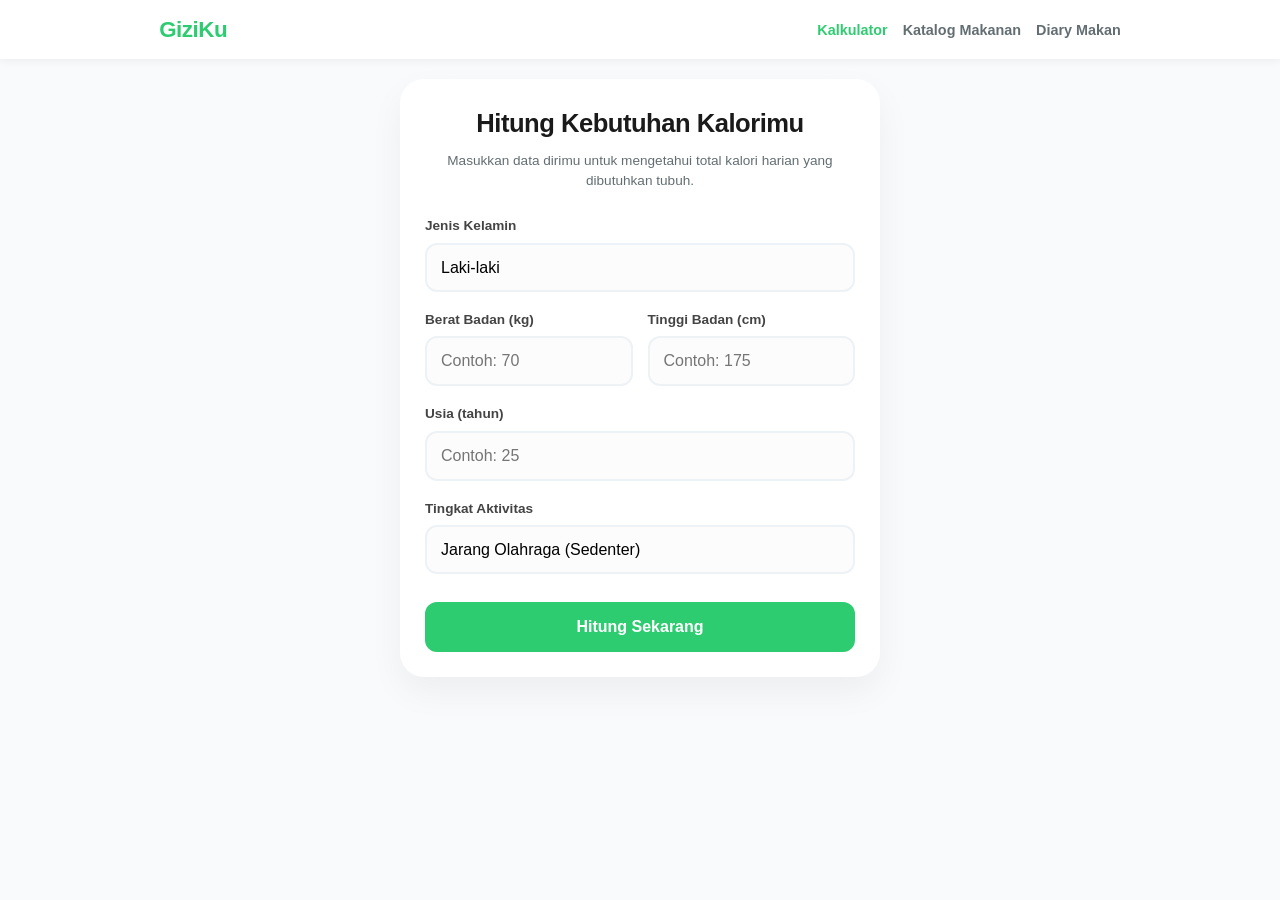
<file: index.html>
<!DOCTYPE html>
<html lang="id">
<head>
    <meta charset="UTF-8">
    <meta name="viewport" content="width=device-width, initial-scale=1.0">
    <title>Kalkulator Gizi - Hitung Kalori</title>
    <!-- Menghubungkan ke file CSS spesifik halaman ini -->
    <link rel="stylesheet" href="index.css">
</head>
<body>

    <!-- Navigasi Utama -->
    <nav class="navbar">
        <div class="nav-container">
            <a href="index.html" class="nav-logo">GiziKu</a>
            <ul class="nav-menu">
                <li><a href="index.html" class="active">Kalkulator</a></li>
                <!-- Navigasi ke folder lain -->
                <li><a href="./katalog/katalog.html">Katalog Makanan</a></li>
                <li><a href="./diary/diary.html">Diary Makan</a></li>
            </ul>
        </div>
    </nav>

    <!-- Konten Utama -->
    <main class="main-content">
        <section class="calculator-card">
            <h1>Hitung Kebutuhan Kalorimu</h1>
            <p class="subtitle">Masukkan data dirimu untuk mengetahui total kalori harian yang dibutuhkan tubuh.</p>

            <div class="input-group">
                <label for="gender">Jenis Kelamin</label>
                <select id="gender">
                    <option value="pria">Laki-laki</option>
                    <option value="wanita">Perempuan</option>
                </select>
            </div>

            <div class="input-grid">
                <div class="input-group">
                    <label for="berat">Berat Badan (kg)</label>
                    <input type="number" id="berat" placeholder="Contoh: 70">
                </div>
                <div class="input-group">
                    <label for="tinggi">Tinggi Badan (cm)</label>
                    <input type="number" id="tinggi" placeholder="Contoh: 175">
                </div>
            </div>

            <div class="input-group">
                <label for="usia">Usia (tahun)</label>
                <input type="number" id="usia" placeholder="Contoh: 25">
            </div>

            <div class="input-group">
                <label for="aktivitas">Tingkat Aktivitas</label>
                <select id="aktivitas">
                    <option value="1.2">Jarang Olahraga (Sedenter)</option>
                    <option value="1.375">Olahraga Ringan (1-3 hari/minggu)</option>
                    <option value="1.55">Olahraga Sedang (3-5 hari/minggu)</option>
                    <option value="1.725">Olahraga Berat (6-7 hari/minggu)</option>
                </select>
            </div>

            <button type="button" class="btn-hitung" onclick="hitungKalori()">Hitung Sekarang</button>

            <!-- Tempat Menampilkan Hasil (Awalnya Tersembunyi) -->
            <div id="result-container" class="result-box hidden">
                <h3>Estimasi Kebutuhan Kalori Anda:</h3>
                <div class="calorie-value">
                    <span id="calorie-number">0</span> 
                    <span class="unit">kkal / hari</span>
                </div>
                <p class="result-note">Ini adalah jumlah kalori untuk mempertahankan berat badan Anda saat ini.</p>
            </div>
        </section>
    </main>

    <!-- Menghubungkan ke file JS spesifik halaman ini -->
    <script src="index.js"></script>
</body>
</html>
</file>
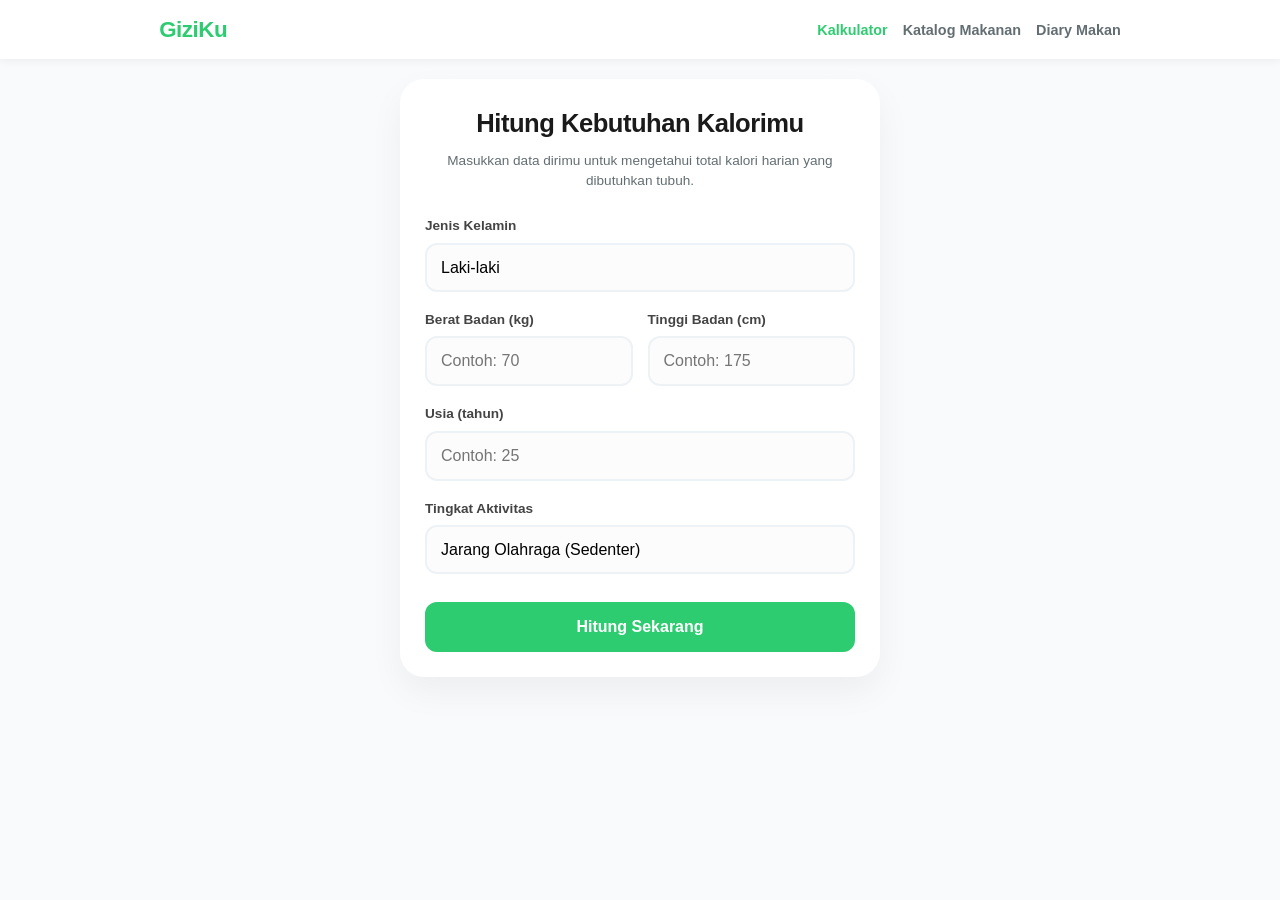
<file: home/index.html>
<!DOCTYPE html>
<html lang="id">
<head>
    <meta charset="UTF-8">
    <meta name="viewport" content="width=device-width, initial-scale=1.0">
    <title>Kalkulator Gizi - Hitung Kalori</title>
    <!-- Menghubungkan ke file CSS spesifik halaman ini -->
    <link rel="stylesheet" href="index.css">
</head>
<body>

    <!-- Navigasi Utama -->
    <nav class="navbar">
        <div class="nav-container">
            <a href="index.html" class="nav-logo">GiziKu</a>
            <ul class="nav-menu">
                <li><a href="index.html" class="active">Kalkulator</a></li>
                <!-- Navigasi ke folder lain -->
                <li><a href="../katalog/katalog.html">Katalog Makanan</a></li>
                <li><a href="../diary/diary.html">Diary Makan</a></li>
            </ul>
        </div>
    </nav>

    <!-- Konten Utama -->
    <main class="main-content">
        <section class="calculator-card">
            <h1>Hitung Kebutuhan Kalorimu</h1>
            <p class="subtitle">Masukkan data dirimu untuk mengetahui total kalori harian yang dibutuhkan tubuh.</p>

            <div class="input-group">
                <label for="gender">Jenis Kelamin</label>
                <select id="gender">
                    <option value="pria">Laki-laki</option>
                    <option value="wanita">Perempuan</option>
                </select>
            </div>

            <div class="input-grid">
                <div class="input-group">
                    <label for="berat">Berat Badan (kg)</label>
                    <input type="number" id="berat" placeholder="Contoh: 70">
                </div>
                <div class="input-group">
                    <label for="tinggi">Tinggi Badan (cm)</label>
                    <input type="number" id="tinggi" placeholder="Contoh: 175">
                </div>
            </div>

            <div class="input-group">
                <label for="usia">Usia (tahun)</label>
                <input type="number" id="usia" placeholder="Contoh: 25">
            </div>

            <div class="input-group">
                <label for="aktivitas">Tingkat Aktivitas</label>
                <select id="aktivitas">
                    <option value="1.2">Jarang Olahraga (Sedenter)</option>
                    <option value="1.375">Olahraga Ringan (1-3 hari/minggu)</option>
                    <option value="1.55">Olahraga Sedang (3-5 hari/minggu)</option>
                    <option value="1.725">Olahraga Berat (6-7 hari/minggu)</option>
                </select>
            </div>

            <button type="button" class="btn-hitung" onclick="hitungKalori()">Hitung Sekarang</button>

            <!-- Tempat Menampilkan Hasil (Awalnya Tersembunyi) -->
            <div id="result-container" class="result-box hidden">
                <h3>Estimasi Kebutuhan Kalori Anda:</h3>
                <div class="calorie-value">
                    <span id="calorie-number">0</span> 
                    <span class="unit">kkal / hari</span>
                </div>
                <p class="result-note">Ini adalah jumlah kalori untuk mempertahankan berat badan Anda saat ini.</p>
            </div>
        </section>
    </main>

    <!-- Menghubungkan ke file JS spesifik halaman ini -->
    <script src="index.js"></script>
</body>
</html>
</file>
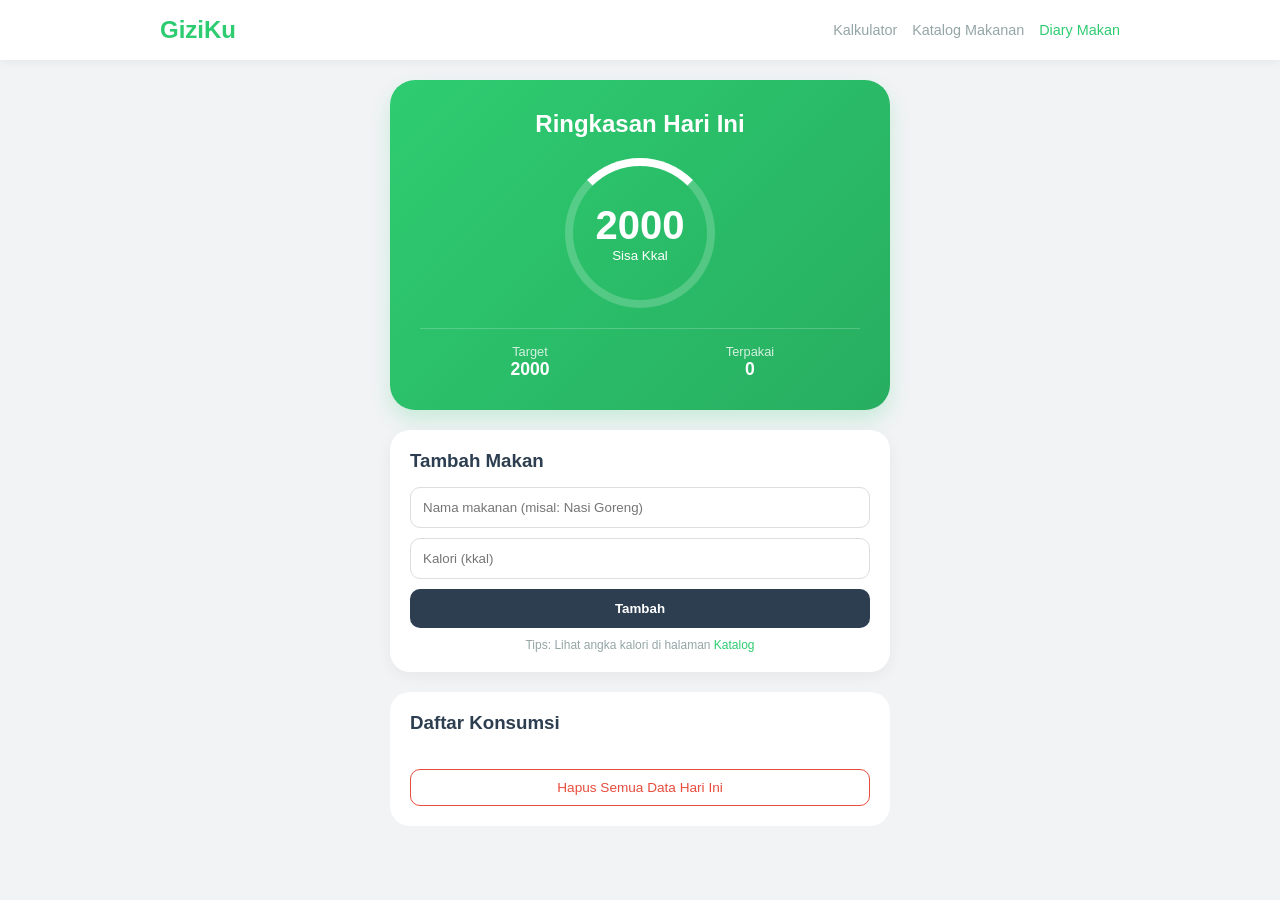
<file: diary/diary.html>
<!DOCTYPE html>
<html lang="id">
<head>
    <meta charset="UTF-8">
    <meta name="viewport" content="width=device-width, initial-scale=1.0">
    <title>Diary Makan - GiziKu</title>
    <link rel="stylesheet" href="diary.css">
</head>
<body>

    <!-- Navigasi -->
    <nav class="navbar">
        <div class="nav-container">
            <a href="../index.html" class="nav-logo">GiziKu</a>
            <ul class="nav-menu">
                <li><a href="../index.html">Kalkulator</a></li>
                <li><a href="../katalog/katalog.html">Katalog Makanan</a></li>
                <li><a href="diary.html" class="active">Diary Makan</a></li>
            </ul>
        </div>
    </nav>

    <main class="main-content">
        <div class="diary-container">
            
            <!-- Ringkasan Kalori Harian -->
            <section class="summary-card">
                <h2>Ringkasan Hari Ini</h2>
                <div class="progress-container">
                    <div class="progress-circle">
                        <span id="remaining-calories">0</span>
                        <small>Sisa Kkal</small>
                    </div>
                </div>
                <div class="stats-grid">
                    <div class="stat-item">
                        <span class="label">Target</span>
                        <span id="target-val" class="value">0</span>
                    </div>
                    <div class="stat-item">
                        <span class="label">Terpakai</span>
                        <span id="consumed-val" class="value">0</span>
                    </div>
                </div>
            </section>

            <!-- Form Tambah Makan -->
            <section class="add-food-card">
                <h3>Tambah Makan</h3>
                <div class="add-form">
                    <input type="text" id="food-name" placeholder="Nama makanan (misal: Nasi Goreng)">
                    <input type="number" id="food-cal" placeholder="Kalori (kkal)">
                    <button onclick="tambahItem()">Tambah</button>
                </div>
                <p class="hint">Tips: Lihat angka kalori di halaman <a href="../katalog/katalog.html">Katalog</a></p>
            </section>

            <!-- Daftar Konsumsi -->
            <section class="list-card">
                <h3>Daftar Konsumsi</h3>
                <ul id="diary-list">
                    <!-- Item akan muncul di sini via diary.js -->
                </ul>
                <button class="btn-reset" onclick="resetDiary()">Hapus Semua Data Hari Ini</button>
            </section>

        </div>
    </main>

    <script src="diary.js"></script>
</body>
</html>
</file>
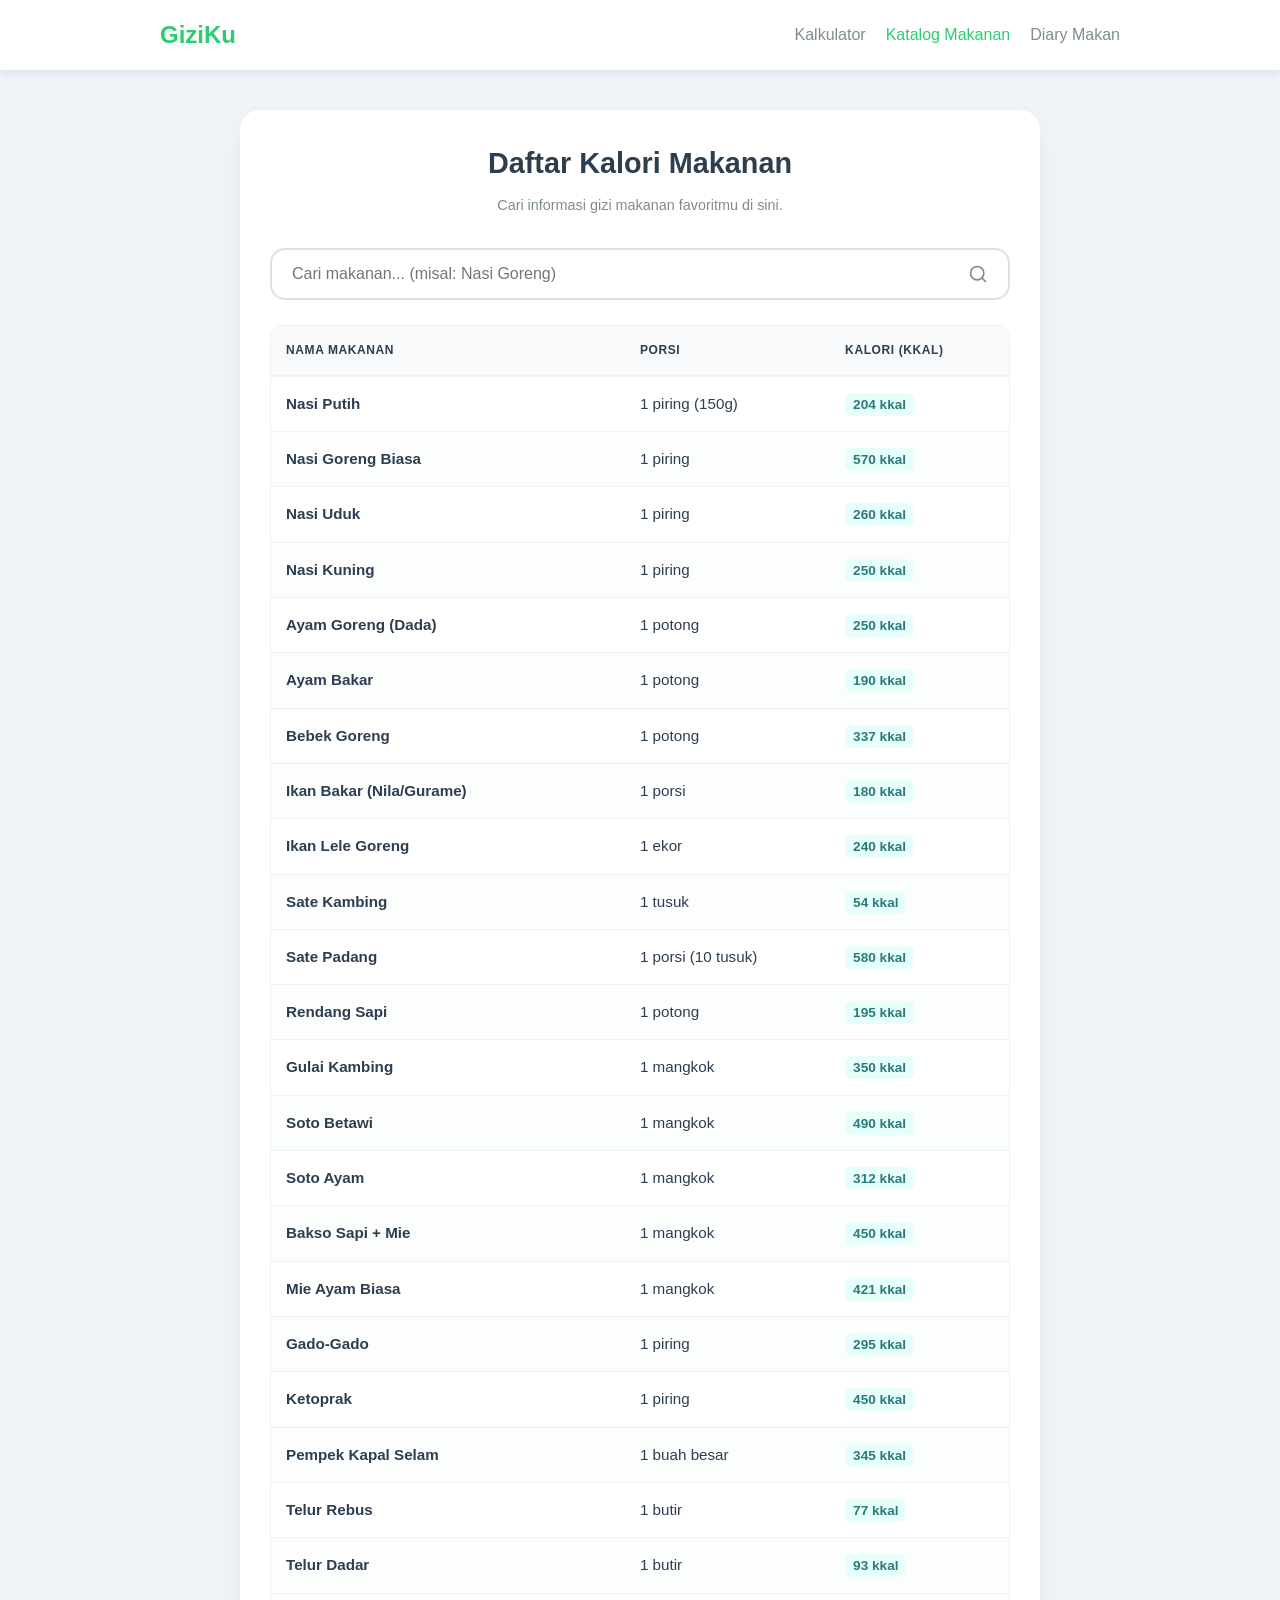
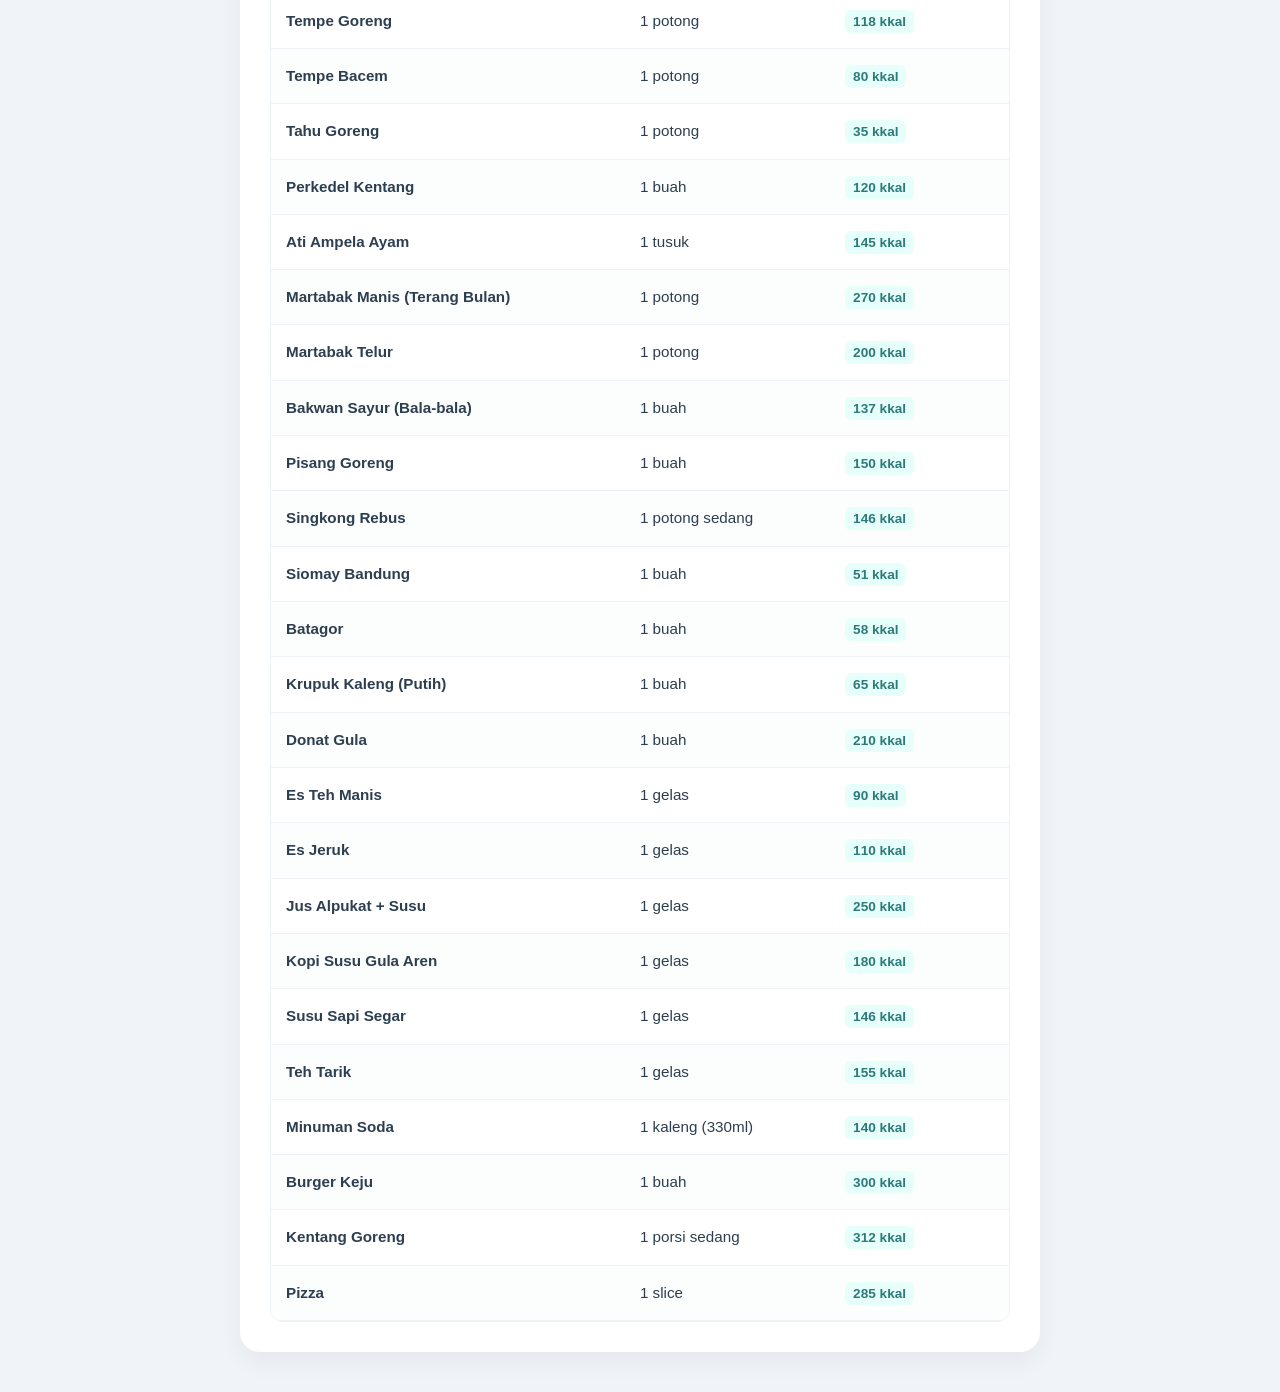
<file: katalog/katalog.html>
<!DOCTYPE html>
<html lang="id">
<head>
    <meta charset="UTF-8">
    <meta name="viewport" content="width=device-width, initial-scale=1.0">
    <title>Katalog Kalori Makanan - GiziKu</title>
    <link rel="stylesheet" href="katalog.css">
</head>
<body>

    <!-- Navigasi Utama -->
    <nav class="navbar">
        <div class="nav-container">
            <a href="../index.html" class="nav-logo">GiziKu</a>
            <ul class="nav-menu">
                <li><a href="../index.html">Kalkulator</a></li>
                <li><a href="katalog.html" class="active">Katalog Makanan</a></li>
                <li><a href="../diary/diary.html">Diary Makan</a></li>
            </ul>
        </div>
    </nav>

    <!-- Konten Utama -->
    <main class="main-content">
        <section class="katalog-container">
            <header class="katalog-header">
                <h1>Daftar Kalori Makanan</h1>
                <p>Cari informasi gizi makanan favoritmu di sini.</p>
            </header>

            <!-- Bar Pencarian -->
            <div class="search-box">
                <input type="text" id="searchInput" placeholder="Cari makanan... (misal: Nasi Goreng)" onkeyup="cariMakanan()">
            </div>

            <!-- Tabel Daftar Makanan -->
            <div class="table-wrapper">
                <table id="foodTable">
                    <thead>
                        <tr>
                            <th>Nama Makanan</th>
                            <th>Porsi</th>
                            <th>Kalori (kkal)</th>
                        </tr>
                    </thead>
                    <tbody id="foodList">
                        <!-- Data akan diisi secara otomatis oleh katalog.js -->
                    </tbody>
                </table>
            </div>

            <!-- Pesan jika tidak ditemukan -->
            <div id="noResult" class="hidden">
                <p>Maaf, makanan tersebut belum tersedia di database kami.</p>
            </div>
        </section>
    </main>

    <script src="katalog.js"></script>
</body>
</html>
</file>
<file: index.css>
/* 1. Reset Dasar & Variabel */
* {
    margin: 0;
    padding: 0;
    box-sizing: border-box;
    font-family: 'Segoe UI', Roboto, Helvetica, Arial, sans-serif;
    /* Mencegah zoom otomatis di iPhone saat klik input */
    font-size: 16px; 
}

:root {
    --primary: #2ecc71;
    --primary-dark: #27ae60;
    --bg-light: #f8fafc;
    --text-main: #2d3436;
    --text-muted: #636e72;
    --white: #ffffff;
}

body {
    background-color: var(--bg-light);
    color: var(--text-main);
    line-height: 1.5;
    -webkit-font-smoothing: antialiased;
}

/* 2. Navigasi Responsif */
.navbar {
    background-color: var(--white);
    box-shadow: 0 2px 8px rgba(0,0,0,0.06);
    padding: 0.8rem 0;
    position: sticky;
    top: 0;
    z-index: 1000;
}

.nav-container {
    max-width: 1000px;
    margin: 0 auto;
    display: flex;
    justify-content: space-between;
    align-items: center;
    padding: 0 1.2rem;
}

.nav-logo {
    font-size: 1.4rem;
    font-weight: 800;
    color: var(--primary);
    text-decoration: none;
    letter-spacing: -0.5px;
}

.nav-menu {
    display: flex;
    list-style: none;
    gap: 15px;
}

.nav-menu a {
    text-decoration: none;
    color: var(--text-muted);
    font-weight: 600;
    font-size: 0.9rem;
    transition: color 0.3s;
}

.nav-menu a.active {
    color: var(--primary);
}

/* 3. Konten Utama */
.main-content {
    display: flex;
    justify-content: center;
    padding: 20px 15px 40px 15px; /* Padding bawah lebih besar untuk scroll HP */
}

.calculator-card {
    background: var(--white);
    max-width: 480px;
    width: 100%;
    padding: 25px;
    border-radius: 24px;
    box-shadow: 0 15px 35px rgba(0,0,0,0.05);
}

h1 {
    font-size: 1.6rem;
    color: #1a1a1a;
    margin-bottom: 8px;
    text-align: center;
    letter-spacing: -0.5px;
}

.subtitle {
    font-size: 0.85rem;
    color: var(--text-muted);
    text-align: center;
    margin-bottom: 25px;
}

/* 4. Form Styling */
.input-group {
    margin-bottom: 18px;
}

/* Input Grid: Berdampingan di Desktop, Tumpuk di HP */
.input-grid {
    display: flex;
    gap: 15px;
}

.input-grid .input-group {
    flex: 1;
}

label {
    display: block;
    margin-bottom: 6px;
    font-weight: 700;
    font-size: 0.85rem;
    color: #444;
}

input, select {
    width: 100%;
    padding: 14px; /* Lebih tebal agar mudah di-tap di HP */
    border: 2px solid #edf2f7;
    border-radius: 12px;
    background-color: #fcfcfc;
    outline: none;
    transition: all 0.2s ease;
    appearance: none; /* Menghilangkan style default sistem */
}

input:focus, select:focus {
    border-color: var(--primary);
    background-color: var(--white);
    box-shadow: 0 0 0 4px rgba(46, 204, 113, 0.1);
}

/* 5. Tombol (Finger-Friendly) */
.btn-hitung {
    width: 100%;
    background-color: var(--primary);
    color: white;
    padding: 16px;
    border: none;
    border-radius: 12px;
    font-size: 1rem;
    font-weight: 700;
    cursor: pointer;
    transition: all 0.3s ease;
    margin-top: 10px;
    /* Menghilangkan bayangan abu-abu di mobile */
    -webkit-tap-highlight-color: transparent;
}

.btn-hitung:active {
    transform: scale(0.98);
    background-color: var(--primary-dark);
}

/* 6. Box Hasil */
.result-box {
    margin-top: 25px;
    padding: 20px;
    background-color: #f0fff4;
    border-radius: 16px;
    text-align: center;
    border: 1px solid #c6f6d5;
}

#calorie-number {
    font-size: 3.5rem; /* Besar di mobile agar jelas */
    font-weight: 800;
    color: var(--primary);
    display: block;
    line-height: 1;
}

.unit {
    font-size: 1.1rem;
    color: var(--primary-dark);
    font-weight: 700;
}

/* 7. Media Queries Khusus HP */
@media (max-width: 480px) {
    .nav-container {
        flex-direction: column;
        gap: 10px;
    }

    .nav-menu {
        gap: 20px;
    }

    .input-grid {
        flex-direction: column; /* Berat & Tinggi jadi tumpuk di HP */
        gap: 0;
    }

    .calculator-card {
        padding: 20px;
        border-radius: 20px;
    }

    h1 {
        font-size: 1.4rem;
    }
}

.hidden {
    display: none;
}
</file>
<file: home/index.css>
/* 1. Reset Dasar & Variabel */
* {
    margin: 0;
    padding: 0;
    box-sizing: border-box;
    font-family: 'Segoe UI', Roboto, Helvetica, Arial, sans-serif;
    /* Mencegah zoom otomatis di iPhone saat klik input */
    font-size: 16px; 
}

:root {
    --primary: #2ecc71;
    --primary-dark: #27ae60;
    --bg-light: #f8fafc;
    --text-main: #2d3436;
    --text-muted: #636e72;
    --white: #ffffff;
}

body {
    background-color: var(--bg-light);
    color: var(--text-main);
    line-height: 1.5;
    -webkit-font-smoothing: antialiased;
}

/* 2. Navigasi Responsif */
.navbar {
    background-color: var(--white);
    box-shadow: 0 2px 8px rgba(0,0,0,0.06);
    padding: 0.8rem 0;
    position: sticky;
    top: 0;
    z-index: 1000;
}

.nav-container {
    max-width: 1000px;
    margin: 0 auto;
    display: flex;
    justify-content: space-between;
    align-items: center;
    padding: 0 1.2rem;
}

.nav-logo {
    font-size: 1.4rem;
    font-weight: 800;
    color: var(--primary);
    text-decoration: none;
    letter-spacing: -0.5px;
}

.nav-menu {
    display: flex;
    list-style: none;
    gap: 15px;
}

.nav-menu a {
    text-decoration: none;
    color: var(--text-muted);
    font-weight: 600;
    font-size: 0.9rem;
    transition: color 0.3s;
}

.nav-menu a.active {
    color: var(--primary);
}

/* 3. Konten Utama */
.main-content {
    display: flex;
    justify-content: center;
    padding: 20px 15px 40px 15px; /* Padding bawah lebih besar untuk scroll HP */
}

.calculator-card {
    background: var(--white);
    max-width: 480px;
    width: 100%;
    padding: 25px;
    border-radius: 24px;
    box-shadow: 0 15px 35px rgba(0,0,0,0.05);
}

h1 {
    font-size: 1.6rem;
    color: #1a1a1a;
    margin-bottom: 8px;
    text-align: center;
    letter-spacing: -0.5px;
}

.subtitle {
    font-size: 0.85rem;
    color: var(--text-muted);
    text-align: center;
    margin-bottom: 25px;
}

/* 4. Form Styling */
.input-group {
    margin-bottom: 18px;
}

/* Input Grid: Berdampingan di Desktop, Tumpuk di HP */
.input-grid {
    display: flex;
    gap: 15px;
}

.input-grid .input-group {
    flex: 1;
}

label {
    display: block;
    margin-bottom: 6px;
    font-weight: 700;
    font-size: 0.85rem;
    color: #444;
}

input, select {
    width: 100%;
    padding: 14px; /* Lebih tebal agar mudah di-tap di HP */
    border: 2px solid #edf2f7;
    border-radius: 12px;
    background-color: #fcfcfc;
    outline: none;
    transition: all 0.2s ease;
    appearance: none; /* Menghilangkan style default sistem */
}

input:focus, select:focus {
    border-color: var(--primary);
    background-color: var(--white);
    box-shadow: 0 0 0 4px rgba(46, 204, 113, 0.1);
}

/* 5. Tombol (Finger-Friendly) */
.btn-hitung {
    width: 100%;
    background-color: var(--primary);
    color: white;
    padding: 16px;
    border: none;
    border-radius: 12px;
    font-size: 1rem;
    font-weight: 700;
    cursor: pointer;
    transition: all 0.3s ease;
    margin-top: 10px;
    /* Menghilangkan bayangan abu-abu di mobile */
    -webkit-tap-highlight-color: transparent;
}

.btn-hitung:active {
    transform: scale(0.98);
    background-color: var(--primary-dark);
}

/* 6. Box Hasil */
.result-box {
    margin-top: 25px;
    padding: 20px;
    background-color: #f0fff4;
    border-radius: 16px;
    text-align: center;
    border: 1px solid #c6f6d5;
}

#calorie-number {
    font-size: 3.5rem; /* Besar di mobile agar jelas */
    font-weight: 800;
    color: var(--primary);
    display: block;
    line-height: 1;
}

.unit {
    font-size: 1.1rem;
    color: var(--primary-dark);
    font-weight: 700;
}

/* 7. Media Queries Khusus HP */
@media (max-width: 480px) {
    .nav-container {
        flex-direction: column;
        gap: 10px;
    }

    .nav-menu {
        gap: 20px;
    }

    .input-grid {
        flex-direction: column; /* Berat & Tinggi jadi tumpuk di HP */
        gap: 0;
    }

    .calculator-card {
        padding: 20px;
        border-radius: 20px;
    }

    h1 {
        font-size: 1.4rem;
    }
}

.hidden {
    display: none;
}
</file>
<file: diary/diary.css>
/* 1. Reset & Root */
* {
    margin: 0;
    padding: 0;
    box-sizing: border-box;
    font-family: 'Segoe UI', sans-serif;
}

:root {
    --primary: #2ecc71;
    --danger: #e74c3c;
    --dark: #2c3e50;
    --gray: #95a5a6;
    --light: #f8f9fa;
    --white: #ffffff;
}

body {
    background-color: #f1f3f5;
    color: var(--dark);
}

/* 2. Navigasi */
.navbar {
    background: var(--white);
    padding: 1rem 0;
    box-shadow: 0 2px 10px rgba(0,0,0,0.05);
    position: sticky;
    top: 0;
    z-index: 100;
}

.nav-container {
    max-width: 1000px;
    margin: 0 auto;
    display: flex;
    justify-content: space-between;
    align-items: center;
    padding: 0 20px;
}

.nav-logo {
    font-size: 1.5rem;
    font-weight: bold;
    color: var(--primary);
    text-decoration: none;
}

.nav-menu {
    display: flex;
    list-style: none;
    gap: 15px;
}

.nav-menu a {
    text-decoration: none;
    color: var(--gray);
    font-weight: 500;
    font-size: 0.9rem;
}

.nav-menu a.active {
    color: var(--primary);
}

/* 3. Layout Utama */
.main-content {
    padding: 20px 15px;
    display: flex;
    justify-content: center;
}

.diary-container {
    max-width: 500px;
    width: 100%;
    display: flex;
    flex-direction: column;
    gap: 20px;
}

/* 4. Ringkasan Kalori (Summary Card) */
.summary-card {
    background: linear-gradient(135deg, var(--primary), #27ae60);
    color: white;
    padding: 30px;
    border-radius: 25px;
    text-align: center;
    box-shadow: 0 10px 20px rgba(46, 204, 113, 0.2);
}

.progress-circle {
    margin: 20px auto;
    width: 150px;
    height: 150px;
    border: 8px solid rgba(255,255,255,0.2);
    border-top: 8px solid white;
    border-radius: 50%;
    display: flex;
    flex-direction: column;
    justify-content: center;
    align-items: center;
}

#remaining-calories {
    font-size: 2.5rem;
    font-weight: 800;
}

.stats-grid {
    display: grid;
    grid-template-columns: 1fr 1fr;
    margin-top: 20px;
    border-top: 1px solid rgba(255,255,255,0.2);
    padding-top: 15px;
}

.stat-item .label { font-size: 0.8rem; opacity: 0.8; display: block; }
.stat-item .value { font-size: 1.1rem; font-weight: bold; }

/* 5. Form Tambah Makan */
.add-food-card {
    background: var(--white);
    padding: 20px;
    border-radius: 20px;
    box-shadow: 0 4px 15px rgba(0,0,0,0.05);
}

.add-form {
    display: flex;
    flex-direction: column;
    gap: 10px;
    margin-top: 15px;
}

input {
    padding: 12px;
    border: 1px solid #ddd;
    border-radius: 10px;
    outline: none;
}

.add-form button {
    background: var(--dark);
    color: white;
    border: none;
    padding: 12px;
    border-radius: 10px;
    cursor: pointer;
    font-weight: bold;
}

.hint { font-size: 0.75rem; color: var(--gray); margin-top: 10px; text-align: center; }
.hint a { color: var(--primary); text-decoration: none; }

/* 6. Daftar Konsumsi */
.list-card {
    background: var(--white);
    padding: 20px;
    border-radius: 20px;
}

#diary-list {
    list-style: none;
    margin-top: 15px;
}

.diary-item {
    display: flex;
    justify-content: space-between;
    align-items: center;
    padding: 12px 0;
    border-bottom: 1px solid #eee;
}

.diary-item .info b { display: block; font-size: 1rem; }
.diary-item .info span { font-size: 0.85rem; color: var(--gray); }

.btn-del {
    background: #fff0f0;
    color: var(--danger);
    border: none;
    padding: 5px 10px;
    border-radius: 5px;
    cursor: pointer;
    font-size: 0.8rem;
}

.btn-reset {
    width: 100%;
    background: none;
    border: 1px solid var(--danger);
    color: var(--danger);
    padding: 10px;
    border-radius: 10px;
    margin-top: 20px;
    cursor: pointer;
    font-size: 0.85rem;
}

/* 7. Responsif */
@media (max-width: 480px) {
    .nav-container { flex-direction: column; gap: 10px; }
    .summary-card { padding: 20px; }
    .progress-circle { width: 120px; height: 120px; }
    #remaining-calories { font-size: 2rem; }
}
</file>
<file: katalog/katalog.css>
/* 1. Reset & Variabel */
* {
    margin: 0;
    padding: 0;
    box-sizing: border-box;
    font-family: 'Segoe UI', Tahoma, Geneva, Verdana, sans-serif;
}

:root {
    --primary: #2ecc71;
    --primary-dark: #27ae60;
    --bg-light: #f0f4f8;
    --white: #ffffff;
    --text-dark: #2c3e50;
    --text-muted: #7f8c8d;
}

body {
    background-color: var(--bg-light);
    color: var(--text-dark);
    line-height: 1.6;
}

/* 2. Navigasi (Sama dengan Index agar Konsisten) */
.navbar {
    background-color: var(--white);
    box-shadow: 0 2px 10px rgba(0,0,0,0.1);
    padding: 1rem 0;
    position: sticky;
    top: 0;
    z-index: 1000;
}

.nav-container {
    max-width: 1000px;
    margin: 0 auto;
    display: flex;
    justify-content: space-between;
    align-items: center;
    padding: 0 20px;
}

.nav-logo {
    font-size: 1.5rem;
    font-weight: bold;
    color: var(--primary);
    text-decoration: none;
}

.nav-menu {
    display: flex;
    list-style: none;
    gap: 20px;
}

.nav-menu a {
    text-decoration: none;
    color: var(--text-muted);
    font-weight: 500;
    transition: color 0.3s;
}

.nav-menu a.active {
    color: var(--primary);
}

/* 3. Container Katalog */
.main-content {
    padding: 40px 20px;
    display: flex;
    justify-content: center;
}

.katalog-container {
    background: var(--white);
    max-width: 800px;
    width: 100%;
    padding: 30px;
    border-radius: 20px;
    box-shadow: 0 10px 25px rgba(0,0,0,0.05);
}

.katalog-header {
    text-align: center;
    margin-bottom: 30px;
}

.katalog-header h1 {
    color: var(--text-dark);
    font-size: 1.8rem;
    margin-bottom: 8px;
}

.katalog-header p {
    color: var(--text-muted);
    font-size: 0.9rem;
}

/* 4. Search Box */
.search-box {
    margin-bottom: 25px;
}

.search-box input {
    width: 100%;
    padding: 15px 20px;
    border: 2px solid #e0e0e0;
    border-radius: 15px;
    font-size: 1rem;
    outline: none;
    transition: all 0.3s ease;
    background-image: url('data:image/svg+xml;charset=UTF-8,<svg xmlns="http://www.w3.org/2000/svg" width="24" height="24" viewBox="0 0 24 24" fill="none" stroke="%237f8c8d" stroke-width="2" stroke-linecap="round" stroke-linejoin="round"><circle cx="11" cy="11" r="8"></circle><line x1="21" y1="21" x2="16.65" y2="16.65"></line></svg>');
    background-repeat: no-repeat;
    background-position: right 20px center;
    background-size: 20px;
}

.search-box input:focus {
    border-color: var(--primary);
    box-shadow: 0 0 0 4px rgba(46, 204, 113, 0.1);
}

/* 5. Styling Tabel */
.table-wrapper {
    overflow-x: auto; /* Agar tabel bisa di-scroll di HP */
    border-radius: 12px;
    border: 1px solid #edf2f7;
}

table {
    width: 100%;
    border-collapse: collapse;
    text-align: left;
}

thead {
    background-color: #f8fafc;
}

th {
    padding: 15px;
    font-weight: 700;
    color: var(--text-dark);
    border-bottom: 2px solid #edf2f7;
    text-transform: uppercase;
    font-size: 0.75rem;
    letter-spacing: 0.05em;
}

td {
    padding: 15px;
    border-bottom: 1px solid #edf2f7;
    font-size: 0.95rem;
}

/* Baris selang-seling */
tbody tr:nth-child(even) {
    background-color: #fcfdfd;
}

tbody tr:hover {
    background-color: #f0fff4;
}

/* Tombol/Label Kalori */
.cal-badge {
    background: #e6fffa;
    color: #2c7a7b;
    padding: 4px 8px;
    border-radius: 6px;
    font-weight: bold;
    font-size: 0.85rem;
}

/* 6. Pesan Kosong */
#noResult {
    padding: 40px;
    text-align: center;
    color: var(--text-muted);
}

.hidden {
    display: none;
}

/* 7. Responsif Mobile */
@media (max-width: 600px) {
    .katalog-container {
        padding: 20px;
    }
    
    .nav-container {
        flex-direction: column;
        gap: 10px;
    }
    
    th, td {
        padding: 12px 10px;
        font-size: 0.85rem;
    }
}
</file>
